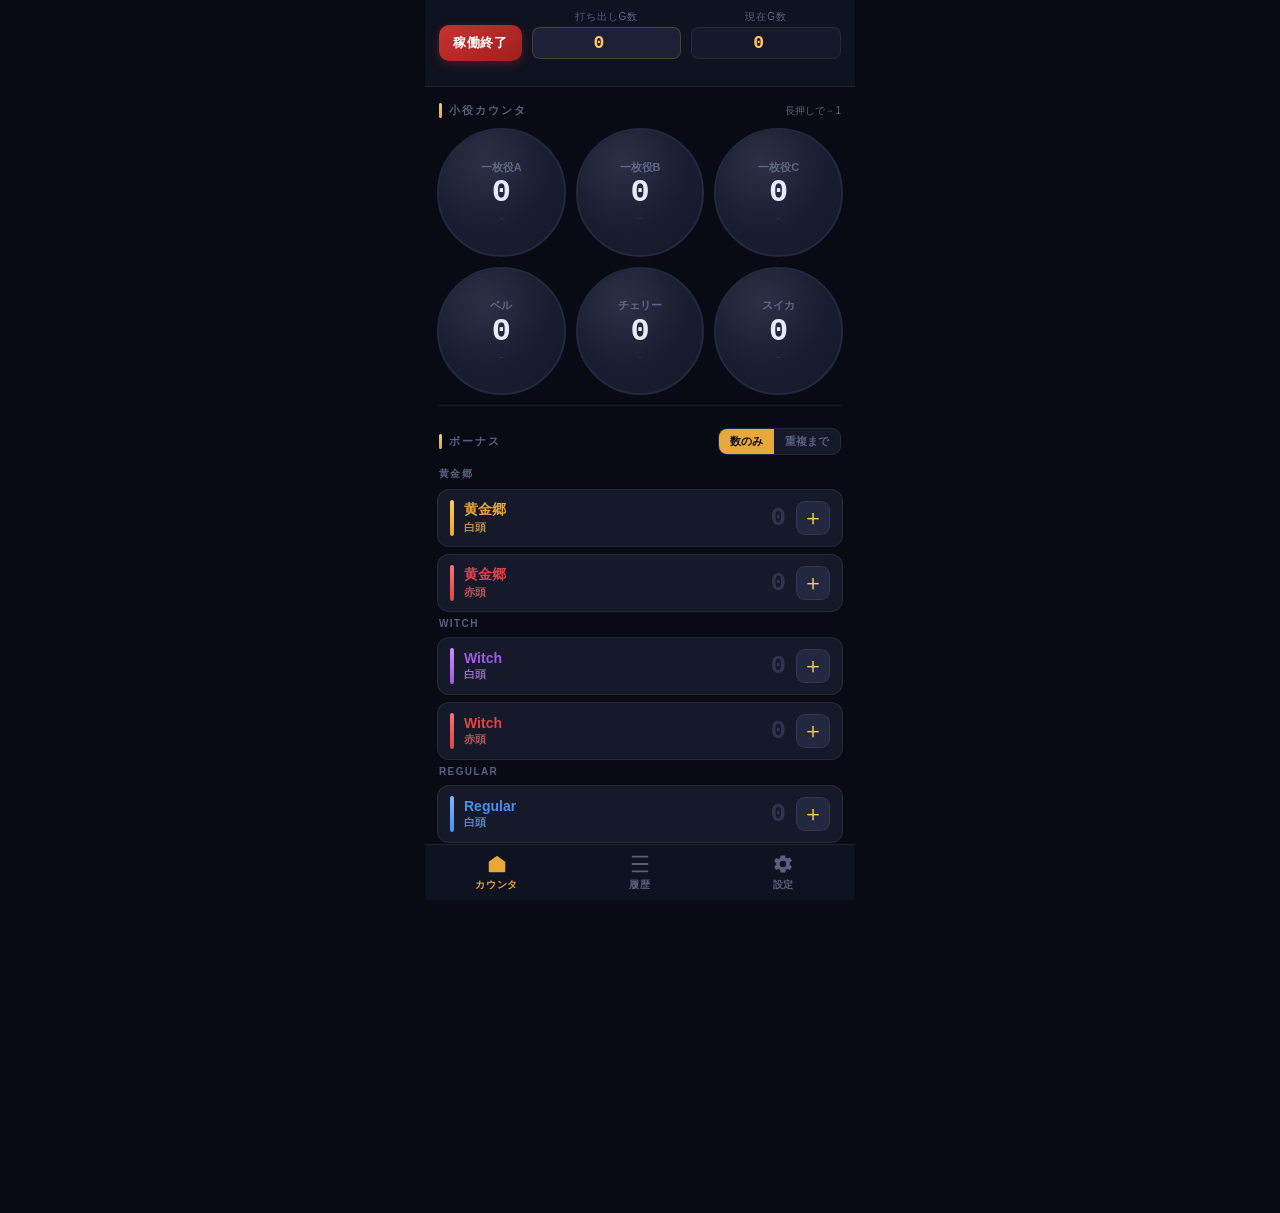
<file: index.html>
<!DOCTYPE html>
<html lang="ja">
<head>
  <meta charset="UTF-8">
  <meta name="viewport" content="width=device-width,initial-scale=1,maximum-scale=1,viewport-fit=cover">
  <meta name="theme-color" content="#0f1220">
  <meta name="description" content="パチスロ小役・ボーナスカウンタ。差枚・確率管理アプリ">
  <meta name="mobile-web-app-capable" content="yes">
  <meta name="apple-mobile-web-app-capable" content="yes">
  <meta name="apple-mobile-web-app-status-bar-style" content="black-translucent">
  <meta name="apple-mobile-web-app-title" content="小役カウンターforうみねこ2">
  <title>小役カウンターforうみねこのなく頃に2</title>
  <link rel="manifest" href="manifest.json">
  <link rel="apple-touch-icon" href="icons/icon-192.png">
  <link rel="stylesheet" href="style.css">

  <!-- ━━━━━━━━━━━━━━━━━━━━━━━━━━━━━━━━━━━━━━━━━━
       Google AdSense
       ① https://www.google.com/adsense でアカウント取得
       ② 審査通過後、下記を自分のコードに差し替えてください
  ━━━━━━━━━━━━━━━━━━━━━━━━━━━━━━━━━━━━━━━━━━ -->
  <!--
  <script async src="https://pagead2.googlesyndication.com/pagead/js/adsbygoogle.js?client=ca-pub-XXXXXXXXXXXXXXXX" crossorigin="anonymous"></script>
  -->
</head>
<body>

<!-- ━━ MAIN PAGE ━━ -->
<div class="page on" id="pg-main">

  <!-- Header -->
  <div class="hdr">
    <button class="end-btn" onclick="showEnd()">稼働終了</button>
    <div class="g-col">
      <div class="g-lbl">打ち出しG数</div>
      <input class="g-input" id="g-dashi" type="number" inputmode="numeric" value="0" min="0" oninput="onG()">
      <div class="g-played" id="g-played-lbl">&nbsp;</div>
    </div>
    <div class="g-col">
      <div class="g-lbl">現在G数</div>
      <input class="g-input cur" id="gcur" type="number" inputmode="numeric" value="0" min="0" oninput="onG()">
      <div class="g-played" style="color:var(--muted);font-size:10px;">&nbsp;</div>
    </div>
  </div>

  <!-- 小役エリア -->
  <div class="sh">
    <span class="sh-title">小役カウンタ</span>
    <span style="font-size:10px;color:var(--muted)">長押しで－1</span>
  </div>
  <div class="rgrid" id="rgrid"></div>

  <hr class="divider">

  <!-- ボーナスエリア -->
  <div class="sh" style="padding-bottom:12px;">
    <span class="sh-title">ボーナス</span>
    <div class="seg">
      <button class="seg-btn on" id="bm-s" onclick="setMode('simple')">数のみ</button>
      <button class="seg-btn"    id="bm-d" onclick="setMode('detail')">重複まで</button>
    </div>
  </div>
  <div id="bonus-wrap"></div>

  <!-- サマリー -->
  <div class="msummary">
    <div><div class="ms-lbl">ボーナス合計</div><div class="ms-val"><span id="s-bon">0</span><span class="u">回</span></div></div>
    <div><div class="ms-lbl">ボーナス確率</div><div class="ms-val">1/<span id="s-bp">---</span></div></div>
    <div><div class="ms-lbl">小役合計</div><div class="ms-val"><span id="s-rol">0</span><span class="u">回</span></div></div>
    <div><div class="ms-lbl">実プレイG数</div><div class="ms-val"><span id="s-g">0</span><span class="u">G</span></div></div>
  </div>

  <!-- ━━ 広告バナー ━━
       AdSense審査通過後、下記コメントを外してください
  -->
  <div class="ad-banner">
    <!-- AdSense バナー広告 (320×50 または レスポンシブ) -->
    <!--
    <ins class="adsbygoogle"
      style="display:block"
      data-ad-client="ca-pub-XXXXXXXXXXXXXXXX"
      data-ad-slot="XXXXXXXXXX"
      data-ad-format="auto"
      data-full-width-responsive="true"></ins>
    <script>(adsbygoogle = window.adsbygoogle || []).push({});</script>
    -->
    <span class="ad-placeholder">広告エリア (AdSense)</span>
  </div>

</div><!-- /pg-main -->


<!-- ━━ HISTORY PAGE ━━ -->
<div class="page" id="pg-hist">
  <div class="ph">
    📊 履歴・統計
    <button class="past-add-btn" onclick="showPastForm()">＋ 過去データを追加</button>
  </div>
  <div id="hist-content">
    <div class="empty">まだデータがありません。<br>稼働終了して保存すると表示されます。</div>
  </div>
</div>


<!-- ━━ SETTINGS PAGE ━━ -->
<div class="page" id="pg-set">
  <div class="ph" style="display:block">⚙️ 設定</div>
  <div class="set-section">
    <div class="set-lbl">機種プリセット</div>
    <div class="set-val">Lうみねこのなく頃に2</div>
    <div class="set-note">機種追加は今後のアップデートで対応予定</div>
  </div>
  <div class="set-section">
    <div class="set-lbl">デフォルト千円貸出枚数</div>
    <input style="background:var(--s3);border:1.5px solid var(--br);border-radius:8px;color:var(--gold2);font-size:18px;font-weight:800;text-align:center;width:100px;padding:6px;font-family:'Courier New',monospace;outline:none;"
      type="number" id="default-rate" value="50" min="1">
  </div>
  <div class="set-section">
    <div class="set-lbl" style="margin-bottom:8px;">データ管理</div>
    <button onclick="exportData()"
      style="padding:9px 16px;background:rgba(232,168,58,.1);border:1.5px solid var(--br);border-radius:8px;color:var(--gold2);font-size:13px;font-weight:700;cursor:pointer;font-family:inherit;margin-right:8px;">
      📤 データをエクスポート
    </button>
  </div>
  <div class="set-section" style="margin-top:10px;">
    <div class="set-lbl">バージョン</div>
    <div class="set-val" style="font-size:13px;">v1.0.0</div>
  </div>
  <div class="set-section" style="margin-top:10px;">
    <div class="set-lbl" style="margin-bottom:10px;">法的情報</div>
    <a href="privacy.html"
      style="display:flex;align-items:center;justify-content:space-between;
             padding:12px 14px;background:var(--s3);border:1.5px solid var(--br2);
             border-radius:10px;color:var(--text);text-decoration:none;font-size:14px;font-weight:700;">
      <span>🔒 プライバシーポリシー</span>
      <span style="color:var(--muted);font-size:18px;">›</span>
    </a>
  </div>
</div>


<!-- ━━ BOTTOM NAV ━━ -->
<nav class="bnav">
  <button class="nav-btn on" id="nav-main" onclick="goPage('main')">
    <svg viewBox="0 0 24 24"><path d="M3 9.5L12 3l9 6.5V20a1 1 0 01-1 1H4a1 1 0 01-1-1V9.5z"/></svg>
    カウンタ
  </button>
  <button class="nav-btn" id="nav-hist" onclick="goPage('hist')">
    <svg viewBox="0 0 24 24"><path d="M3 3h18v2H3V3zm0 8h18v2H3v-2zm0 8h18v2H3v-2z"/></svg>
    履歴
  </button>
  <button class="nav-btn" id="nav-set" onclick="goPage('set')">
    <svg viewBox="0 0 24 24"><path d="M12 15.5A3.5 3.5 0 018.5 12 3.5 3.5 0 0112 8.5a3.5 3.5 0 013.5 3.5 3.5 3.5 0 01-3.5 3.5m7.43-2.92c.04-.36.07-.72.07-1.08s-.03-.73-.07-1.08l2.33-1.82-2.1-3.63-2.74 1.1A8 8 0 0015 5.5l-.42-2.9H9.42L9 5.5a8 8 0 00-1.92.97L4.34 5.37 2.24 9l2.33 1.82c-.04.35-.07.71-.07 1.08s.03.73.07 1.08L2.24 15l2.1 3.62 2.74-1.1c.6.38 1.24.68 1.92.98l.42 2.9h5.16l.42-2.9c.68-.3 1.32-.6 1.92-.98l2.74 1.1L21.76 15l-2.33-1.82z"/></svg>
    設定
  </button>
</nav>


<!-- ━━ 稼働終了オーバーレイ ━━ -->
<div class="ov" id="ov-end">
  <div class="obox">
    <div class="otitle">稼働終了・記録</div>
    <div class="osub" id="ov-summary"></div>

    <div class="sm-block">
      <div class="sm-block-title">差枚 計算</div>
      <div class="sm-inputs">
        <div class="sm-field">
          <div class="sm-field-lbl">投資枚数</div>
          <input class="sm-inp" id="sm-toshi-mai" type="number" inputmode="numeric" value="0" min="0" oninput="calcSM()">
        </div>
        <div class="sm-field">
          <div class="sm-field-lbl">回収枚数</div>
          <input class="sm-inp" id="sm-kaishu" type="number" inputmode="numeric" value="0" min="0" oninput="calcSM()">
        </div>
        <div class="sm-field">
          <div class="sm-field-lbl">投資千円札枚数</div>
          <input class="sm-inp" id="sm-bills" type="number" inputmode="numeric" value="0" min="0" oninput="calcSM()">
        </div>
        <div class="sm-field">
          <div class="sm-field-lbl">千円の貸出枚数</div>
          <input class="sm-inp" id="sm-rate" type="number" inputmode="numeric" value="50" min="1" oninput="calcSM()">
        </div>
      </div>

      <div class="sm-formula">
        <div class="sm-formula-row">
          <span class="sm-f-lbl">回収枚数</span>
          <span class="sm-f-val" id="smf-kaishu">0</span>
        </div>
        <div class="sm-formula-row">
          <span class="sm-f-lbl">千円投資（<span id="smf-bills-eq">0×50</span>）</span>
          <span class="sm-f-val" id="smf-bills-total">− 0</span>
        </div>
        <div class="sm-formula-row">
          <span class="sm-f-lbl">追加投資枚数</span>
          <span class="sm-f-val" id="smf-toshi">− 0</span>
        </div>
        <div class="sm-formula-div"></div>
        <div class="sm-formula-row">
          <span class="sm-f-lbl" style="font-weight:800;color:var(--text);">総投資</span>
          <span class="sm-f-val" style="color:var(--gold);" id="smf-total-inv">0 枚</span>
        </div>
      </div>

      <div class="sm-result" id="sm-result-box">
        <span class="sm-r-lbl">差枚</span>
        <span class="sm-r-val" id="sm-result-val">0</span>
      </div>
    </div>

    <div class="obtns">
      <button class="obtn cancel" onclick="hideOv('ov-end')">キャンセル</button>
      <button class="obtn save" onclick="saveEnd()">保存して終了</button>
    </div>
  </div>
</div>


<!-- ━━ 過去データ登録オーバーレイ ━━ -->
<div class="ov" id="ov-past">
  <div class="obox">
    <div class="otitle">過去データを登録</div>
    <div class="ef-sec">
      <div class="ef-ttl">基本情報</div>
      <div class="ef-grid">
        <div class="ef-row" style="grid-column:span 2">
          <div class="ef-lbl">日付</div>
          <input class="ef-inp date-inp" id="pt-date" type="date">
        </div>
        <div class="ef-row">
          <div class="ef-lbl">実プレイG数</div>
          <input class="ef-inp" id="pt-g" type="number" inputmode="numeric" value="0" min="0">
        </div>
        <div class="ef-row">
          <div class="ef-lbl">差枚（直接入力）</div>
          <input class="ef-inp" id="pt-sm" type="number" inputmode="numeric" value="0" oninput="ptSMColor()">
        </div>
      </div>
    </div>
    <div class="ef-sec">
      <div class="ef-ttl">小役</div>
      <div class="be-grid" id="pt-roles-grid"></div>
    </div>
    <div class="ef-sec">
      <div class="ef-ttl">ボーナス</div>
      <div id="pt-bonus-wrap"></div>
    </div>
    <div class="obtns">
      <button class="obtn cancel" onclick="hideOv('ov-past')">キャンセル</button>
      <button class="obtn save" onclick="savePast()">登録する</button>
    </div>
  </div>
</div>


<!-- ━━ TOAST ━━ -->
<div class="toast" id="toast"></div>

<script src="app.js"></script>

<!-- エクスポート機能 -->
<script>
function exportData() {
  if (!sessions.length) { showToast('データがありません'); return; }
  const json = JSON.stringify(sessions, null, 2);
  const blob = new Blob([json], { type: 'application/json' });
  const url  = URL.createObjectURL(blob);
  const a    = document.createElement('a');
  a.href = url;
  a.download = `slot-counter-${new Date().toISOString().slice(0,10)}.json`;
  a.click();
  URL.revokeObjectURL(url);
}
</script>

<!-- プライバシーポリシーリンク -->
<div style="text-align:center;padding:10px 0 4px;font-size:11px;">
  <a href="privacy.html" style="color:#586080;text-decoration:none;">プライバシーポリシー</a>
</div>

</body>
</html>
</file>
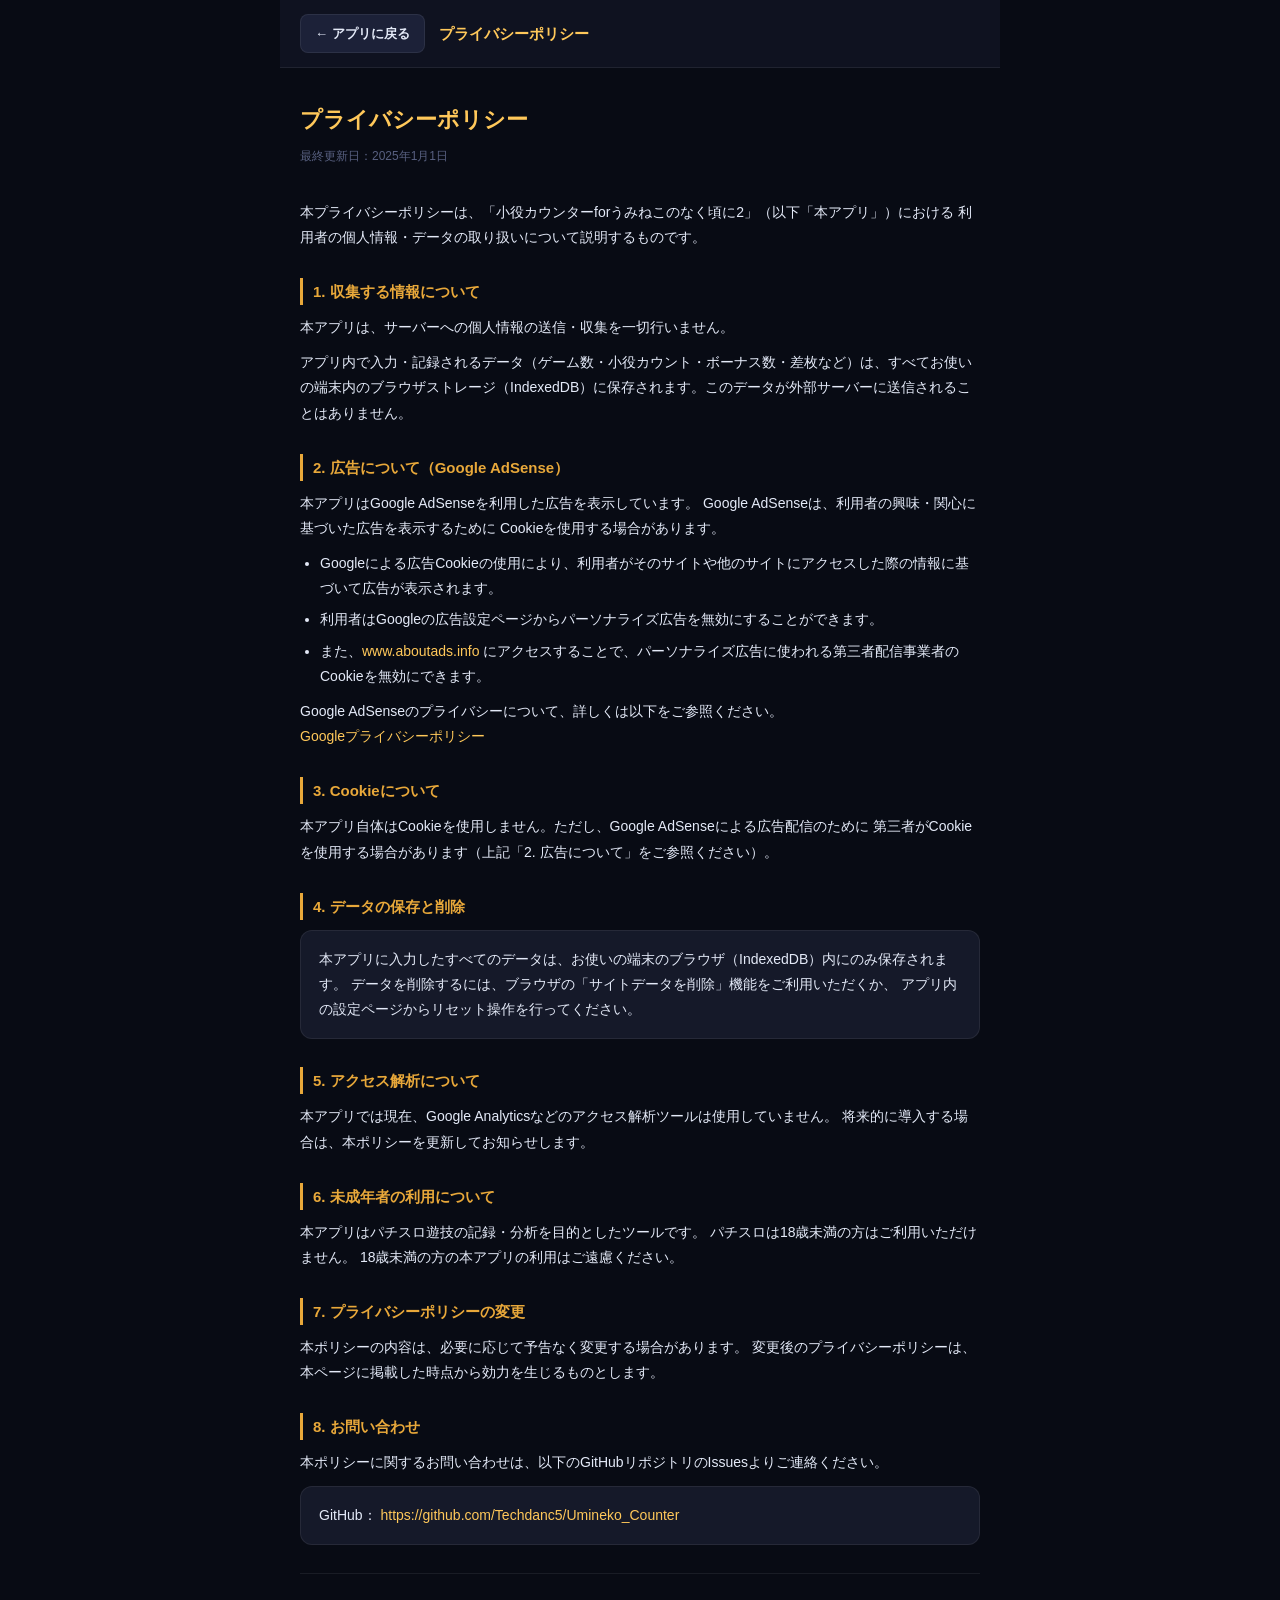
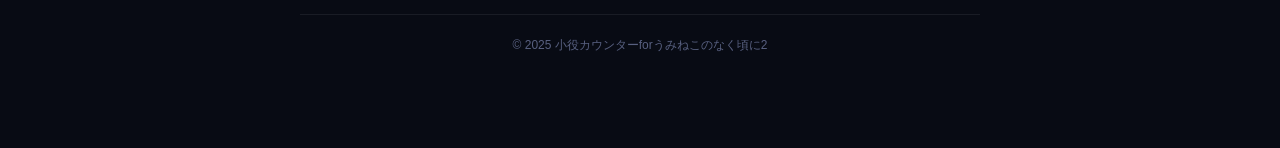
<file: privacy.html>
<!DOCTYPE html>
<html lang="ja">
<head>
  <meta charset="UTF-8">
  <meta name="viewport" content="width=device-width,initial-scale=1">
  <meta name="theme-color" content="#0f1220">
  <title>プライバシーポリシー | 小役カウンターforうみねこのなく頃に2</title>
  <style>
    :root{
      --bg:#080b14;--s1:#0f1220;--s2:#151929;--s3:#1c2138;
      --gold:#e8a83a;--gold2:#ffc85a;
      --text:#e4eaf8;--muted:#586080;--dim:#2e3450;
      --br:rgba(232,168,58,.22);--br2:rgba(255,255,255,.07);
    }
    *{box-sizing:border-box;margin:0;padding:0;}
    html,body{
      background:var(--bg);color:var(--text);
      font-family:-apple-system,'Hiragino Sans','Yu Gothic UI','Noto Sans JP',sans-serif;
      font-size:15px;line-height:1.8;
    }
    body{max-width:720px;margin:0 auto;padding:0 0 60px;}

    /* ヘッダー */
    .hdr{
      background:var(--s1);border-bottom:1px solid var(--br2);
      padding:14px 20px;display:flex;align-items:center;gap:14px;
    }
    .back-btn{
      padding:7px 14px;background:var(--s3);border:1.5px solid var(--br2);
      border-radius:8px;color:var(--text);font-size:13px;font-weight:700;
      cursor:pointer;text-decoration:none;font-family:inherit;
    }
    .back-btn:hover{border-color:var(--gold);}
    .hdr-title{font-size:15px;font-weight:800;color:var(--gold2);}

    /* コンテンツ */
    .container{padding:32px 20px;}
    h1{
      font-size:22px;font-weight:800;color:var(--gold2);
      margin-bottom:6px;
    }
    .updated{font-size:12px;color:var(--muted);margin-bottom:32px;}

    h2{
      font-size:15px;font-weight:800;color:var(--gold);
      margin:28px 0 10px;padding-left:10px;
      border-left:3px solid var(--gold);
    }
    p{color:var(--text);margin-bottom:10px;font-size:14px;}
    ul{
      padding-left:20px;margin-bottom:10px;
      display:flex;flex-direction:column;gap:6px;
    }
    ul li{font-size:14px;color:var(--text);}

    .card{
      background:var(--s2);border:1.5px solid var(--br2);
      border-radius:12px;padding:16px 18px;margin:10px 0;
    }
    .card p{margin-bottom:0;}

    a{color:var(--gold2);text-decoration:none;}
    a:hover{text-decoration:underline;}

    .divider{border:none;border-top:1px solid var(--br2);margin:28px 0;}

    .footer{
      text-align:center;font-size:12px;color:var(--muted);
      margin-top:40px;padding-top:20px;border-top:1px solid var(--br2);
    }
  </style>
</head>
<body>

<div class="hdr">
  <a class="back-btn" href="index.html">← アプリに戻る</a>
  <span class="hdr-title">プライバシーポリシー</span>
</div>

<div class="container">
  <h1>プライバシーポリシー</h1>
  <p class="updated">最終更新日：2025年1月1日</p>

  <p>
    本プライバシーポリシーは、「小役カウンターforうみねこのなく頃に2」（以下「本アプリ」）における
    利用者の個人情報・データの取り扱いについて説明するものです。
  </p>

  <h2>1. 収集する情報について</h2>
  <p>本アプリは、サーバーへの個人情報の送信・収集を一切行いません。</p>
  <p>アプリ内で入力・記録されるデータ（ゲーム数・小役カウント・ボーナス数・差枚など）は、すべてお使いの端末内のブラウザストレージ（IndexedDB）に保存されます。このデータが外部サーバーに送信されることはありません。</p>

  <h2>2. 広告について（Google AdSense）</h2>
  <p>
    本アプリはGoogle AdSenseを利用した広告を表示しています。
    Google AdSenseは、利用者の興味・関心に基づいた広告を表示するために
    Cookieを使用する場合があります。
  </p>
  <ul>
    <li>Googleによる広告Cookieの使用により、利用者がそのサイトや他のサイトにアクセスした際の情報に基づいて広告が表示されます。</li>
    <li>利用者はGoogleの広告設定ページからパーソナライズ広告を無効にすることができます。</li>
    <li>また、<a href="https://www.aboutads.info" target="_blank" rel="noopener">www.aboutads.info</a> にアクセスすることで、パーソナライズ広告に使われる第三者配信事業者のCookieを無効にできます。</li>
  </ul>
  <p>
    Google AdSenseのプライバシーについて、詳しくは以下をご参照ください。<br>
    <a href="https://policies.google.com/privacy" target="_blank" rel="noopener">Googleプライバシーポリシー</a>
  </p>

  <h2>3. Cookieについて</h2>
  <p>
    本アプリ自体はCookieを使用しません。ただし、Google AdSenseによる広告配信のために
    第三者がCookieを使用する場合があります（上記「2. 広告について」をご参照ください）。
  </p>

  <h2>4. データの保存と削除</h2>
  <div class="card">
    <p>
      本アプリに入力したすべてのデータは、お使いの端末のブラウザ（IndexedDB）内にのみ保存されます。
      データを削除するには、ブラウザの「サイトデータを削除」機能をご利用いただくか、
      アプリ内の設定ページからリセット操作を行ってください。
    </p>
  </div>

  <h2>5. アクセス解析について</h2>
  <p>
    本アプリでは現在、Google Analyticsなどのアクセス解析ツールは使用していません。
    将来的に導入する場合は、本ポリシーを更新してお知らせします。
  </p>

  <h2>6. 未成年者の利用について</h2>
  <p>
    本アプリはパチスロ遊技の記録・分析を目的としたツールです。
    パチスロは18歳未満の方はご利用いただけません。
    18歳未満の方の本アプリの利用はご遠慮ください。
  </p>

  <h2>7. プライバシーポリシーの変更</h2>
  <p>
    本ポリシーの内容は、必要に応じて予告なく変更する場合があります。
    変更後のプライバシーポリシーは、本ページに掲載した時点から効力を生じるものとします。
  </p>

  <h2>8. お問い合わせ</h2>
  <p>
    本ポリシーに関するお問い合わせは、以下のGitHubリポジトリのIssuesよりご連絡ください。
  </p>
  <div class="card">
    <p>
      GitHub：<a href="https://github.com/Techdanc5/Umineko_Counter" target="_blank" rel="noopener">
        https://github.com/Techdanc5/Umineko_Counter
      </a>
    </p>
  </div>

  <hr class="divider">

  <div class="footer">
    © 2025 小役カウンターforうみねこのなく頃に2
  </div>
</div>

</body>
</html>
</file>
<file: style.css>
/* ━━━━━━━━━━━━━━━━━━━━━━━━━━━━━━
   slot-counter-pwa / style.css
━━━━━━━━━━━━━━━━━━━━━━━━━━━━━━ */
*{box-sizing:border-box;margin:0;padding:0;-webkit-tap-highlight-color:transparent;}
:root{
  --bg:#080b14;--s1:#0f1220;--s2:#151929;--s3:#1c2138;--s4:#222840;
  --gold:#e8a83a;--gold2:#ffc85a;
  --red:#e04545;--redf:rgba(224,69,69,.15);
  --green:#3ab87a;--greenf:rgba(58,184,122,.12);
  --text:#e4eaf8;--muted:#586080;--dim:#2e3450;
  --br:rgba(232,168,58,.22);--br2:rgba(255,255,255,.07);
  --r:12px;
  --safe-bottom: env(safe-area-inset-bottom, 0px);
}
html,body{
  height:100%;background:var(--bg);color:var(--text);
  font-family:-apple-system,'Hiragino Sans','Yu Gothic UI','Noto Sans JP',sans-serif;
  font-size:14px;overflow-x:hidden;
}
body{max-width:430px;margin:0 auto;padding-bottom:calc(64px + var(--safe-bottom));}

/* ━━ HEADER ━━ */
.hdr{
  position:sticky;top:0;z-index:40;
  background:var(--s1);border-bottom:1px solid var(--br2);
  padding:10px 14px;
  display:grid;grid-template-columns:auto 1fr 1fr;align-items:end;gap:10px;
}
.end-btn{
  padding:9px 14px;background:linear-gradient(150deg,#c83232,#a01e1e);
  border:none;border-radius:10px;color:#fff;font-size:13px;font-weight:800;
  letter-spacing:.05em;cursor:pointer;font-family:inherit;
  box-shadow:0 3px 10px rgba(200,50,50,.3);white-space:nowrap;align-self:center;
  transition:transform .1s;
}
.end-btn:active{transform:scale(.94);}
.g-col{display:flex;flex-direction:column;align-items:center;gap:3px;}
.g-lbl{font-size:10px;color:var(--muted);letter-spacing:.1em;}
.g-input{
  background:var(--s3);border:1.5px solid var(--br);border-radius:8px;
  color:var(--gold2);font-size:18px;font-weight:800;text-align:center;
  width:100%;padding:5px 8px;font-family:'Courier New',monospace;outline:none;
  transition:border-color .15s;
}
.g-input:focus{border-color:var(--gold);}
.g-input.cur{background:var(--s2);border-color:var(--br2);}
.g-played{font-size:10px;color:var(--gold);font-family:'Courier New',monospace;font-weight:700;min-height:14px;}

/* ━━ SECTION HEADER ━━ */
.sh{display:flex;align-items:center;justify-content:space-between;padding:16px 14px 10px;}
.sh-title{
  font-size:11px;font-weight:800;letter-spacing:.18em;color:var(--muted);
  text-transform:uppercase;display:flex;align-items:center;gap:7px;
}
.sh-title::before{
  content:'';display:block;width:3px;height:15px;
  background:linear-gradient(180deg,var(--gold2),var(--gold));border-radius:2px;
}

/* ━━ ROLE CIRCLES ━━ */
.rgrid{display:grid;grid-template-columns:repeat(3,1fr);gap:10px;padding:0 12px 4px;}
.rc{
  aspect-ratio:1;border-radius:50%;
  display:flex;flex-direction:column;align-items:center;justify-content:center;
  cursor:pointer;user-select:none;position:relative;overflow:hidden;
  border:2.5px solid var(--s4);
  background:radial-gradient(ellipse at 40% 30%,var(--s3),var(--s2));
  transition:border-color .15s,transform .09s,box-shadow .15s;
}
.rc.hit{border-color:var(--gold);box-shadow:0 0 18px rgba(232,168,58,.2);}
.rc:active{transform:scale(.88);}
.rc-name{font-size:11px;font-weight:700;color:var(--muted);margin-bottom:3px;text-align:center;line-height:1.2;padding:0 6px;}
.rc-num{font-size:32px;font-weight:800;color:var(--text);line-height:1;font-family:'Courier New',monospace;}
.rc.hit .rc-num{color:var(--gold2);}
.rc-prob{font-size:10px;color:var(--dim);margin-top:4px;font-family:'Courier New',monospace;}
.rc.hit .rc-prob{color:var(--gold);}
.rc::after{
  content:'';position:absolute;inset:0;border-radius:50%;
  background:radial-gradient(circle at 35% 25%,rgba(255,255,255,.07),transparent 55%);
  pointer-events:none;
}
.rc-rst{
  position:absolute;top:6px;right:6px;width:18px;height:18px;border-radius:50%;
  background:rgba(255,255,255,.1);border:none;color:var(--muted);font-size:10px;
  cursor:pointer;display:flex;align-items:center;justify-content:center;
  opacity:0;transition:opacity .15s;pointer-events:none;
}
.rc.hit .rc-rst{opacity:1;pointer-events:all;}
@keyframes rpl{from{transform:scale(0);opacity:.6}to{transform:scale(2.8);opacity:0}}
.rpl{
  position:absolute;width:50px;height:50px;border-radius:50%;
  background:rgba(232,168,58,.4);animation:rpl .42s ease-out forwards;pointer-events:none;
}

/* ━━ DIVIDER ━━ */
.divider{margin:6px 14px;border:none;border-top:1px solid var(--br2);}

/* ━━ SEGMENT ━━ */
.seg{display:flex;background:var(--s2);border:1.5px solid var(--br2);border-radius:9px;overflow:hidden;}
.seg-btn{
  padding:5px 11px;border:none;background:transparent;color:var(--muted);
  font-size:11px;font-weight:700;cursor:pointer;font-family:inherit;transition:all .15s;
}
.seg-btn.on{background:var(--gold);color:#0a0c14;}

/* ━━ BONUS ━━ */
.bgroup{padding:0 12px;margin-bottom:6px;}
.bgroup-title{font-size:10px;font-weight:800;letter-spacing:.14em;color:var(--muted);text-transform:uppercase;margin-bottom:8px;padding-left:2px;}
.bcards{display:flex;flex-direction:column;gap:7px;}
.bcard{background:var(--s2);border:1.5px solid var(--br2);border-radius:var(--r);overflow:hidden;transition:border-color .15s;}
.bcard.hit{border-color:rgba(232,168,58,.35);}
.brow-s{display:flex;align-items:center;padding:10px 12px;gap:10px;}
.bstripe{width:4px;flex-shrink:0;border-radius:2px;align-self:stretch;min-height:36px;}
.binfo{flex:1;}.bname{font-size:14px;font-weight:800;}.bsub-l{font-size:11px;font-weight:600;opacity:.7;margin-top:1px;}
.bnum{font-size:26px;font-weight:800;font-family:'Courier New',monospace;min-width:38px;text-align:right;line-height:1;}
.badd{
  width:34px;height:34px;border-radius:9px;background:var(--s4);border:1.5px solid var(--br2);
  display:flex;align-items:center;justify-content:center;font-size:22px;color:var(--gold2);
  cursor:pointer;flex-shrink:0;transition:all .1s;user-select:none;
}
.badd:active{background:var(--gold);color:#0a0c14;}
.brow-d{padding:10px 12px;}.brow-dh{display:flex;align-items:center;gap:10px;margin-bottom:9px;}
.dgrid{display:grid;grid-template-columns:1fr 1fr;gap:4px;}
.dbtn{
  display:flex;justify-content:space-between;align-items:center;
  padding:9px 10px;background:var(--s1);border:1.5px solid var(--br2);
  border-radius:8px;cursor:pointer;user-select:none;transition:all .1s;
}
.dbtn:active,.dbtn.hit{border-color:rgba(232,168,58,.4);background:var(--s3);}
.dn{font-size:11px;color:var(--muted);}.dc{font-size:15px;font-weight:800;font-family:'Courier New',monospace;color:var(--gold2);}

/* ━━ MAIN SUMMARY ━━ */
.msummary{
  margin:14px 12px;
  background:linear-gradient(135deg,var(--s2),var(--s3));
  border:1.5px solid var(--br);border-radius:var(--r);
  padding:12px 14px;display:grid;grid-template-columns:1fr 1fr;gap:10px;
}
.ms-lbl{font-size:10px;color:var(--muted);letter-spacing:.09em;margin-bottom:3px;}
.ms-val{font-size:18px;font-weight:800;font-family:'Courier New',monospace;color:var(--gold2);}
.ms-val .u{font-size:11px;color:var(--muted);margin-left:2px;}

/* ━━ AD BANNER ━━ */
.ad-banner{
  margin:0 12px 14px;background:var(--s2);border:1.5px dashed var(--dim);
  border-radius:10px;min-height:60px;display:flex;align-items:center;justify-content:center;
  overflow:hidden;
}
.ad-placeholder{font-size:11px;color:var(--dim);letter-spacing:.1em;}

/* ━━ BOTTOM NAV ━━ */
.bnav{
  position:fixed;bottom:0;left:50%;transform:translateX(-50%);
  width:100%;max-width:430px;
  background:var(--s1);border-top:1px solid var(--br2);
  display:grid;grid-template-columns:repeat(3,1fr);
  height:calc(56px + var(--safe-bottom));
  padding-bottom:var(--safe-bottom);
  z-index:40;
}
.nav-btn{
  display:flex;flex-direction:column;align-items:center;justify-content:center;
  gap:3px;border:none;background:transparent;color:var(--muted);
  font-size:10px;font-weight:700;letter-spacing:.06em;cursor:pointer;
  font-family:inherit;transition:color .15s;
}
.nav-btn.on{color:var(--gold);}
.nav-btn svg{width:22px;height:22px;fill:currentColor;}

/* ━━ OVERLAYS ━━ */
.ov{
  position:fixed;inset:0;background:rgba(5,7,14,.92);
  display:flex;align-items:center;justify-content:center;
  opacity:0;pointer-events:none;transition:opacity .22s;z-index:100;padding:16px;
}
.ov.show{opacity:1;pointer-events:all;}
.obox{
  background:var(--s2);border:1.5px solid var(--br);border-radius:18px;
  padding:22px 20px;width:100%;max-width:390px;max-height:88vh;overflow-y:auto;
}
.otitle{font-size:17px;font-weight:800;margin-bottom:4px;color:var(--gold2);}
.osub{font-size:12px;color:var(--muted);margin-bottom:14px;white-space:pre-wrap;line-height:1.8;}
.obtns{display:flex;gap:8px;margin-top:16px;}
.obtn{flex:1;padding:11px;border-radius:9px;font-size:13px;font-weight:800;cursor:pointer;border:none;font-family:inherit;}
.obtn.save{background:var(--gold);color:#0a0c14;}
.obtn.cancel{background:var(--s4);color:var(--text);border:1.5px solid var(--br2);}
.obtn:active{opacity:.8;}

/* ━━ 差枚ブロック ━━ */
.sm-block{background:var(--s3);border:1.5px solid var(--br2);border-radius:14px;padding:16px;margin-bottom:6px;}
.sm-block-title{font-size:11px;color:var(--gold);font-weight:800;letter-spacing:.14em;margin-bottom:14px;display:flex;align-items:center;gap:6px;}
.sm-block-title::before{content:'';display:block;width:3px;height:13px;background:var(--gold);border-radius:2px;}
.sm-inputs{display:grid;grid-template-columns:1fr 1fr;gap:10px;margin-bottom:14px;}
.sm-field{display:flex;flex-direction:column;gap:5px;}
.sm-field-lbl{font-size:10px;color:var(--muted);letter-spacing:.06em;line-height:1.3;}
.sm-inp{
  background:var(--s2);border:1.5px solid var(--br2);border-radius:9px;
  color:var(--gold2);font-size:20px;font-weight:800;text-align:center;
  padding:9px 6px;font-family:'Courier New',monospace;outline:none;width:100%;
  transition:border-color .15s;
}
.sm-inp:focus{border-color:var(--gold);}
.sm-formula{background:var(--s1);border:1.5px solid var(--br2);border-radius:10px;padding:11px 14px;margin-bottom:12px;}
.sm-formula-row{display:flex;align-items:center;justify-content:space-between;margin-bottom:4px;}
.sm-formula-row:last-child{margin-bottom:0;}
.sm-f-lbl{font-size:11px;color:var(--muted);}
.sm-f-val{font-size:13px;font-weight:800;font-family:'Courier New',monospace;color:var(--text);}
.sm-formula-div{border-top:1px solid var(--br2);margin:8px 0;}
.sm-result{
  display:flex;align-items:center;justify-content:space-between;
  padding:12px 16px;border-radius:10px;background:var(--s1);
  border:1.5px solid var(--br2);transition:border-color .2s,background .2s;
}
.sm-result.plus{background:var(--greenf);border-color:rgba(58,184,122,.35);}
.sm-result.minus{background:var(--redf);border-color:rgba(224,69,69,.3);}
.sm-r-lbl{font-size:12px;color:var(--muted);font-weight:700;}
.sm-r-val{font-size:28px;font-weight:800;font-family:'Courier New',monospace;color:var(--muted);}
.sm-r-val.plus{color:var(--green);}
.sm-r-val.minus{color:var(--red);}

/* ━━ PAGES ━━ */
.page{display:none;animation:fadeIn .18s ease;}.page.on{display:block;}
@keyframes fadeIn{from{opacity:0;transform:translateY(4px)}to{opacity:1;transform:none}}
.ph{padding:18px 14px 10px;font-size:18px;font-weight:800;color:var(--gold2);display:flex;align-items:center;justify-content:space-between;}
.past-add-btn{
  padding:7px 12px;background:rgba(232,168,58,.1);border:1.5px solid var(--br);
  border-radius:9px;color:var(--gold2);font-size:12px;font-weight:800;cursor:pointer;font-family:inherit;
}
.past-add-btn:active{opacity:.8;}
.empty{padding:40px 20px;text-align:center;color:var(--muted);font-size:13px;line-height:1.8;}

/* ━━ TOTAL CARD ━━ */
.tot-card{
  margin:0 12px 10px;
  background:linear-gradient(135deg,rgba(232,168,58,.1),rgba(232,168,58,.03));
  border:1.5px solid var(--br);border-radius:var(--r);padding:14px;
}
.tot-ttl{font-size:10px;color:var(--gold);font-weight:800;letter-spacing:.14em;margin-bottom:12px;}
.tot-main{display:grid;grid-template-columns:repeat(2,1fr);gap:8px;margin-bottom:12px;}
.tot-item .tl{font-size:10px;color:var(--muted);margin-bottom:2px;}
.tot-item .tv{font-size:16px;font-weight:800;font-family:'Courier New',monospace;color:var(--gold2);}
.tv.plus{color:var(--green)!important;}.tv.minus{color:var(--red)!important;}
.tot-bon-grid{display:grid;grid-template-columns:repeat(3,1fr);gap:6px;padding-top:10px;border-top:1px solid var(--br2);}
.tbi .tbl{font-size:9px;color:var(--muted);}.tbi .tbv{font-size:14px;font-weight:800;font-family:'Courier New',monospace;}

/* ━━ SESSION CARDS ━━ */
.sess-list{padding:0 12px;display:flex;flex-direction:column;gap:8px;margin-bottom:14px;}
.sess-card{background:var(--s2);border:1.5px solid var(--br2);border-radius:var(--r);overflow:hidden;}
.sess-head{display:flex;align-items:center;padding:11px 12px;cursor:pointer;user-select:none;gap:10px;}
.sess-meta{flex:1;}.sess-date{font-size:10px;color:var(--muted);}.sess-no{font-size:13px;font-weight:800;}
.sess-past-tag{font-size:9px;padding:2px 6px;background:rgba(90,120,200,.2);border-radius:4px;color:#8ab0f0;margin-left:6px;vertical-align:middle;}
.sess-stats{display:flex;gap:10px;align-items:center;flex-wrap:wrap;}
.ss-item .sl{font-size:9px;color:var(--muted);}.ss-item .sv{font-size:14px;font-weight:800;font-family:'Courier New',monospace;color:var(--gold2);}
.sv.plus{color:var(--green)!important;}.sv.minus{color:var(--red)!important;}
.sess-chev{font-size:18px;color:var(--dim);transition:transform .2s;flex-shrink:0;}
.sess-card.open .sess-chev{transform:rotate(90deg);}
.sess-body{display:none;border-top:1px solid var(--br2);padding:12px 14px;background:var(--s1);}
.sess-card.open .sess-body{display:block;}

/* ━━ EDIT FORM ━━ */
.ef-sec{margin-bottom:12px;}
.ef-ttl{font-size:10px;color:var(--muted);letter-spacing:.12em;font-weight:800;margin-bottom:7px;text-transform:uppercase;}
.ef-grid{display:grid;grid-template-columns:1fr 1fr;gap:6px;}
.ef-row{display:flex;flex-direction:column;gap:3px;}
.ef-lbl{font-size:11px;color:var(--muted);}
.ef-inp{
  background:var(--s2);border:1.5px solid var(--br2);border-radius:8px;
  color:var(--gold2);font-size:15px;font-weight:800;text-align:center;
  padding:7px 8px;font-family:'Courier New',monospace;outline:none;width:100%;
}
.ef-inp:focus{border-color:var(--gold);}
.ef-inp.ro{color:var(--gold);border-color:var(--br);background:var(--s3);}
.ef-inp.date-inp{font-size:13px;color:var(--text);}
.ef-inp.plus-v{color:var(--green)!important;}.ef-inp.minus-v{color:var(--red)!important;}
.be-grid{display:grid;grid-template-columns:1fr 1fr;gap:5px;}
.be-row{display:flex;align-items:center;justify-content:space-between;padding:7px 10px;background:var(--s2);border:1.5px solid var(--br2);border-radius:8px;}
.be-lbl{font-size:11px;color:var(--muted);}
.be-inp{background:transparent;border:none;color:var(--gold2);font-size:14px;font-weight:800;text-align:right;width:52px;font-family:'Courier New',monospace;outline:none;}
.sub-grid{display:grid;grid-template-columns:1fr 1fr;gap:4px;margin-bottom:4px;}
.sub-row{display:flex;align-items:center;justify-content:space-between;padding:6px 9px;background:var(--s2);border:1.5px solid var(--br2);border-radius:7px;}
.sub-lbl{font-size:11px;color:var(--muted);}
.sub-inp{background:transparent;border:none;color:var(--gold2);font-size:13px;font-weight:800;text-align:right;width:40px;font-family:'Courier New',monospace;outline:none;}
.ef-btns{display:flex;gap:6px;margin-top:10px;}
.ef-save{flex:1;padding:10px;background:var(--gold);color:#0a0c14;border:none;border-radius:9px;font-size:13px;font-weight:800;cursor:pointer;font-family:inherit;}
.ef-del{padding:10px 14px;background:var(--redf);color:var(--red);border:1.5px solid rgba(224,69,69,.3);border-radius:9px;font-size:13px;font-weight:800;cursor:pointer;font-family:inherit;}

/* ━━ TOAST ━━ */
.toast{
  position:fixed;bottom:calc(70px + var(--safe-bottom));left:50%;
  transform:translateX(-50%) translateY(20px);
  background:var(--s3);border:1px solid var(--br);border-radius:10px;
  padding:9px 18px;font-size:12px;color:var(--text);font-weight:700;
  opacity:0;transition:opacity .2s,transform .2s;pointer-events:none;
  white-space:nowrap;z-index:200;
}
.toast.show{opacity:1;transform:translateX(-50%) translateY(0);}

/* ━━ SETTINGS ━━ */
.set-section{margin:0 12px 10px;background:var(--s2);border:1.5px solid var(--br2);border-radius:var(--r);padding:14px 16px;}
.set-lbl{font-size:11px;color:var(--muted);margin-bottom:8px;letter-spacing:.08em;}
.set-val{font-size:13px;color:var(--gold2);font-weight:800;}
.set-note{font-size:11px;color:var(--dim);margin-top:4px;}
</file>
